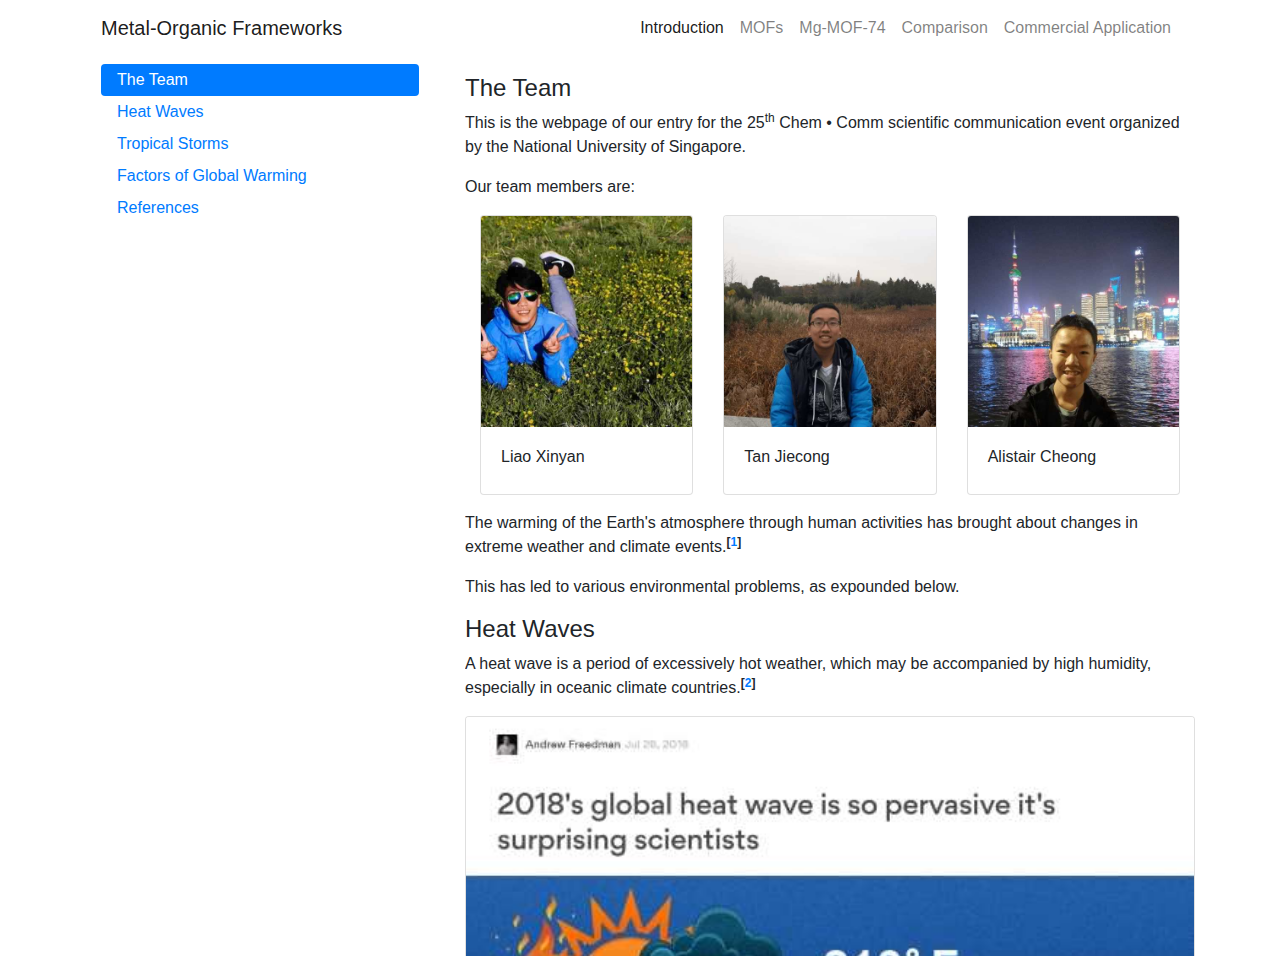
<file: page1.html>
<!DOCTYPE html>
<html lang="en" dir="ltr">
    <head>
        <meta charset="utf-8" content="">
        <meta name="viewport" content="width=device-width, initial-scale=1, shrink-to-fit=no">
        <title>Metal-Organic Frameworks</title>
        <!-- Bootstrap dependencies -->
        <link rel="stylesheet" href="https://stackpath.bootstrapcdn.com/bootstrap/4.3.1/css/bootstrap.min.css">
        <!-- Local dependencies -->
        <link rel="stylesheet" href="assets/css/style.css">
        <script src="https://cdnjs.cloudflare.com/ajax/libs/jquery/3.4.1/jquery.min.js"></script>
        <script src="https://cdnjs.cloudflare.com/ajax/libs/popper.js/1.14.7/umd/popper.min.js"></script>
        <script src="https://stackpath.bootstrapcdn.com/bootstrap/4.3.1/js/bootstrap.min.js"></script>
    </head>
    <body onload="loadCitations(1);">
      <div class="container">
      	<div class="row">
      		<div class="container webpage-header">
      			<nav class="webpage-header-navbar navbar navbar-expand-lg navbar-light">
				  <a class="navbar-brand" href="#">Metal-Organic Frameworks</a>
				  <button class="navbar-toggler" type="button" data-toggle="collapse" data-target="#webpageHeaderToggler" aria-controls="webpageHeaderToggler" aria-expanded="false" aria-label="Toggle navigation">
				    <span class="navbar-toggler-icon"></span>
				  </button>

				  <div class="collapse navbar-collapse" id="webpageHeaderToggler">
				    <ul class="navbar-nav ml-auto">
				      <li class="nav-item active">
				        <a class="nav-link" href="#">Introduction <span class="sr-only">(current)</span></a>
				      </li>
				      <li class="nav-item">
				        <a class="nav-link" href="page2.html">MOFs</a>
				      </li>
				      <li class="nav-item">
				        <a class="nav-link" href="page3.html">Mg-MOF-74</a>
				      </li>
				      <li class="nav-item">
				        <a class="nav-link" href="page4.html">Comparison</a>
				      </li>
				      <li class="nav-item">
				        <a class="nav-link" href="page5.html">Commercial Application</a>
				      </li>
				  </div>
				</nav>
      		</div>
      	</div>
        <div class="row">
          <div class="col-md-4 col-xs-0">
            <nav id="myNavbar" class="navbar navbar-light">
              <nav class="contentNav nav nav-pills flex-column">
                <a class="nav-link content-nav-link" href="#section1">The Team</a>
              	<a class="nav-link content-nav-link" href="#section2">Heat Waves</a>
             	<a class="nav-link content-nav-link" href="#section3">Tropical Storms</a>
                <a class="nav-link content-nav-link" href="#section4">Factors of Global Warming</a>
                <a class="nav-link content-nav-link" href="#sectionR">References</a>
              </nav>
            </nav>
          </div>
          <div class="content-wrapper col-md-8 col-xs-12">
            <div class="content" data-spy="scroll" data-target="#myNavbar" data-offset="20">

              <h4 id="section1">The Team</h4>
              <p>This is the webpage of our entry for the 25<sup>th</sup> Chem • Comm scientific communication event organized by the National University of Singapore.</p>
              <p>Our team members are:</p>
              <div class="row card-row">
                <div class="col-sm-12 col-md-4">
                  <div class="card">
                    <img src="assets/img/liaoxinyan-min.jpg" class="card-img-top">
                    <div class="card-body">
                      <h6>Liao Xinyan</h6>
                    </div>
                  </div>
                </div>
                <div class="col-sm-12 col-md-4">
                  <div class="card">
                    <img src="assets/img/tanjiecong-min.jpg" class="card-img-top">
                    <div class="card-body">
                      <h6>Tan Jiecong</h6>
                    </div>
                  </div>
                </div>
                <div class="col-sm-12 col-md-4">
                  <div class="card">
                    <img src="assets/img/alcheong-min.jpg" class="card-img-top">
                    <div class="card-body">
                      <h6>Alistair Cheong</h6>
                    </div>
                  </div>
                </div>
              </div>
              <p>The warming of the Earth's atmosphere through human activities has brought about changes in extreme weather and climate events.<sup class="citation"></sup></p>
              <p>This has led to various environmental problems, as expounded below.</p>
              
              <h4 id="section2">Heat Waves</h4>
              <p>A heat wave is a period of excessively hot weather, which may be accompanied by high humidity, especially in oceanic climate countries.<sup class="citation"/></p>
              <div class="row card-row">
                <div class="col-md-12">
                  <div class="card">
                    <img src="assets/img/heatwave01-min.jpg" class="card-img-top">
                    <div class="card-body">
                      <h6>The deadly heat waves, floods and fires occurring from Japan to the Middle East, and North America to Europe have clear links to human-caused climate change, according to climate scientists, and this summer's abnormal weather is just the beginning of what's in store for us in coming years.<sup class="citation"></sup></h6>
                    </div>
                  </div>
                </div>
              </div>
              <p>2018 has not been a smooth sailing year for scientists, with the 2018 heat wave puzzling scientists all over the world, and leading to numerous wildfires and droughts across the globe, such as in places like Australia, California, and the United States.</p>
              <p>Singapore is heating twice as fast as the rest of the world at 0.25&deg;C per decade. While that might seem minute, Singapore’s maximum daily temperatures could reach 35&deg;C to 37&deg;C by 2100 if carbon emissions continue to rise at the same rate, hence emphasizing on the importance of curbing carbon emissions.<sup class="citation" /></p>
              
              <h4 id="section3">Tropical Storms</h4>
              <p>In addition, global warming also causes severe tropical storms throughout the globe.</p>
              <p>In fact, National Geographic has mentioned that 2018 was one of the most active hurricane seasons on record, and speculations are that a warming climate may be making these storms more frequent and more intense.<sup class="citation"></sup></p>
              <div class="row card-row">
                <div class="col-sm-12 col-md-4">
                  <div class="card">
                    <img src="assets/img/tropicalstorms01.jpg" class="card-img-top">
                    <div class="card-body">
                      <h6>A home is flooded by Thoroughfare Swamp in Goldsboro.</h6>
                    </div>
                  </div>
                </div>
                <div class="col-sm-12 col-md-4">
                  <div class="card">
                    <img src="assets/img/tropicalstorms02.jpg" class="card-img-top">
                    <div class="card-body">
                      <h6>Flooding caused by the heavy rains of Typhoon Mangkhut in Macau, China.</h6>
                    </div>
                  </div>
                </div>
                <div class="col-sm-12 col-md-4">
                  <div class="card">
                    <img src="assets/img/tropicalstorms03.jpg" class="card-img-top">
                    <div class="card-body">
                      <h6>In only three days, Michael intensified from a tropical storm to a category 4 hurricane.</h6>
                    </div>
                  </div>
                </div>
              </div>
              <p>The above photos show the devastating impact of Hurricane Florence and Michael, in addition to typhoon Mangkhut, hence emphasizing on the atrocities brought about by climate change.</p>
              <p>These storms have an adverse effect on countries’ economies, with the United States suffering up to $80 billion dollars due to weather and climate-related catastrophes.<sup class="citation"></sup></p>

              <h4 id="section4">Factors of Global Warming</h4>
              <p>Therefore, the recent Intergovernmental Panel on Climate Change (IPCC) meeting at Incheon, Korea has concluded that “rapid, far-reaching and unprecedented changes in all aspects of society” is required to limit “global warming to 1.5°C” and this would give “clear benefits to people and natural ecosystems in ensuring a more sustainable and equitable society”.<sup class="citation"></sup></p>
              <p>Here’s a brief rundown of what global warming actually constitutes.</p>
              <p>The main factor causing global warming and rapid climate change is large concentrations of greenhouse gases being released into the atmosphere, exacerbating the Earth's <mark>greenhouse effect</mark>.</p>
              <div class="card single-card">
                <div class="card-body">
                  <p>The sun provides light energy which is absorbed by the Earth and warms the Earth up. The <mark>greenhouse effect</mark> is the phenomenon whereby greenhouse gases like CO<sub>2</sub> trap the outgoing heat from Earth, preventing it from escaping.</p>
                  The greenhouse effect is vital for survival by keeping the Earth warm, but profligate burning of fossil fuels by humans has led to a large amount of greenhouse gases being released into the atmosphere. Excessive amounts of heat are trapped and re-radiated on Earth, leading to <mark>global warming</mark>.
                </div>
              </div>
              <div class="row card-row">
                <div class="col-md-12">
                  <div class="card">
                    <img src="assets/img/ghg01-min.jpg" class="card-img-top">
                    <div class="card-body">
                      <h6>Approximately 77% of greenhouse gases are CO2 emissions, as observed from this pie chart.<sup class="citation"></sup> This has also been reiterated in the IPCC Report 2018, that CO<sub>2</sub> emissions constitute 78% of greenhouse gas emissions from 2000-2010.<sup class="citation"></sup></h6>
                    </div>
                  </div>
                </div>
              </div>
              <p>Therefore, the main focus of our proposed Chemistry solution would be to tackle the issue of high CO<sub>2</sub> emissions to effectively resolve the pertinent issue of global warming.</p>
              <button type="button" class="btn btn-primary btn-lg btn-block" onclick="location.href='page2.html'">Take me to the next page!</button>
              <p/>
              <h4 id="sectionR">References</h5>
              <dl id="citationsListContainer" class="row"/>
            </div>
          </div>
        </div>
      </div>
      <script src="assets/js/citations.js"></script>
      <script src="assets/js/smoothScroll.js"></script>
    </body>
</html>
</file>
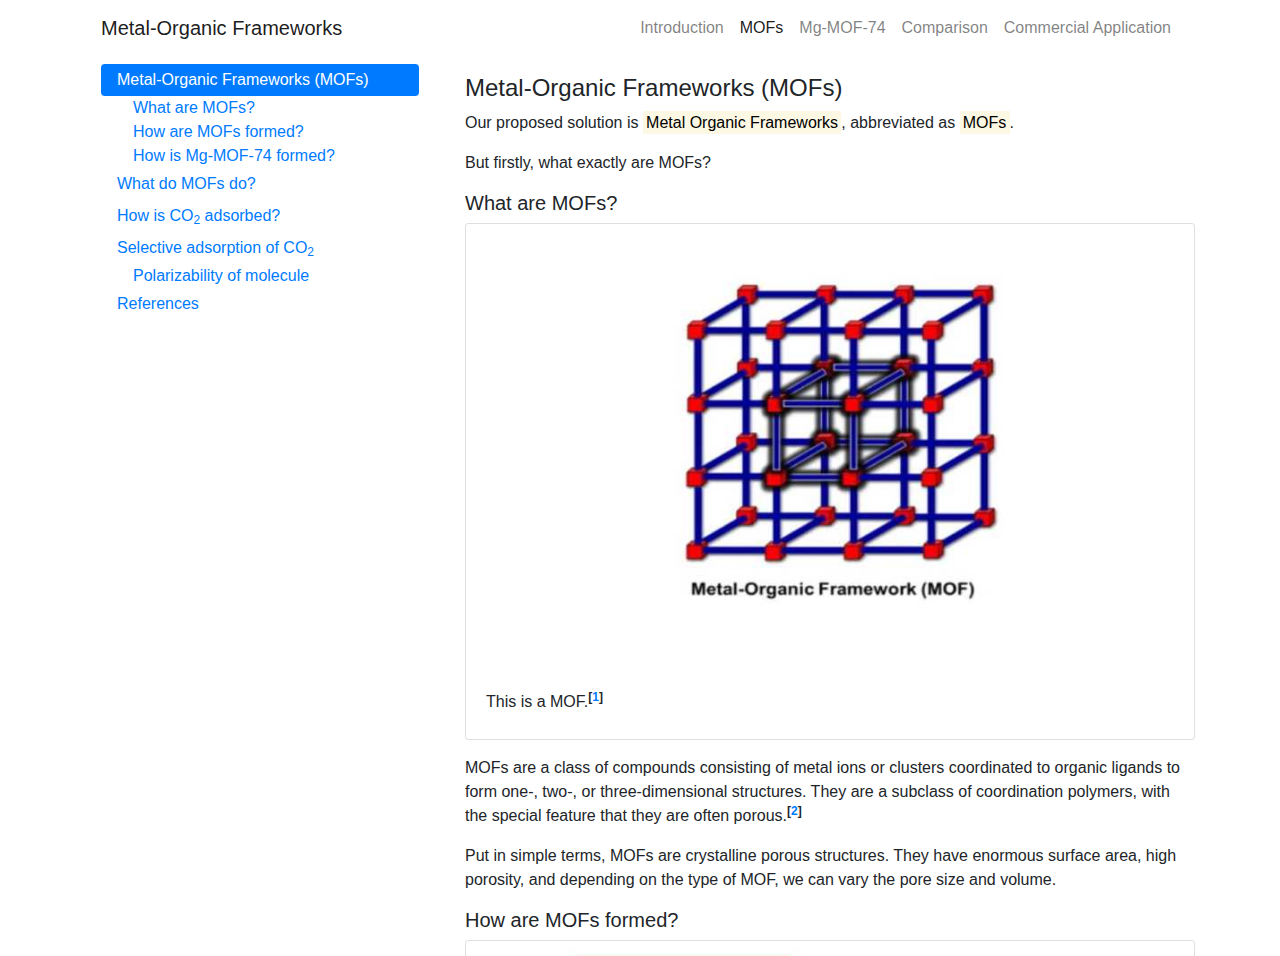
<file: page2.html>
<!DOCTYPE html>
<html lang="en" dir="ltr">
    <head>
        <meta charset="utf-8" content="">
        <meta name="viewport" content="width=device-width, initial-scale=1, shrink-to-fit=no">
        <title>Metal-Organic Frameworks</title>
        <!-- Bootstrap dependencies -->
        <link rel="stylesheet" href="https://stackpath.bootstrapcdn.com/bootstrap/4.3.1/css/bootstrap.min.css">
        <!-- Local dependencies -->
        <link rel="stylesheet" href="assets/css/style.css">
        <script src="https://cdnjs.cloudflare.com/ajax/libs/jquery/3.4.1/jquery.min.js"></script>
        <script src="https://cdnjs.cloudflare.com/ajax/libs/popper.js/1.14.7/umd/popper.min.js"></script>
        <script src="https://stackpath.bootstrapcdn.com/bootstrap/4.3.1/js/bootstrap.min.js"></script>
    </head>
    <body onload="loadCitations(2);">
      <div class="container">
      	<div class="row">
      		<div class="container webpage-header">
      			<nav class="webpage-header-navbar navbar navbar-expand-lg navbar-light">
				  <a class="navbar-brand" href="#">Metal-Organic Frameworks</a>
				  <button class="navbar-toggler" type="button" data-toggle="collapse" data-target="#webpageHeaderToggler" aria-controls="webpageHeaderToggler" aria-expanded="false" aria-label="Toggle navigation">
				    <span class="navbar-toggler-icon"></span>
				  </button>

				  <div class="collapse navbar-collapse" id="webpageHeaderToggler">
				    <ul class="navbar-nav ml-auto">
				      <li class="nav-item">
				        <a class="nav-link" href="page1.html">Introduction</a>
				      </li>
				      <li class="nav-item active">
				        <a class="nav-link" href="#">MOFs</a>
				      </li>
				      <li class="nav-item">
				        <a class="nav-link" href="page3.html">Mg-MOF-74</a>
				      </li>
				      <li class="nav-item">
				        <a class="nav-link" href="page4.html">Comparison</a>
				      </li>
				      <li class="nav-item">
				        <a class="nav-link" href="page5.html">Commercial Application</a>
				      </li>
				  </div>
				</nav>
      		</div>
      	</div>
        <div class="row">
          <div class="col-md-4 col-xs-0">
            <nav id="myNavbar" class="navbar navbar-light">
              <nav class="contentNav nav nav-pills flex-column">
                <a class="nav-link content-nav-link" href="#section3">Metal-Organic Frameworks (MOFs)</a>
                <nav class="nav nav-pills flex-column">
                  <a class="nav-link ml-3 py-0 content-nav-link" href="#section3-1">What are MOFs?</a>
                  <a class="nav-link ml-3 py-0 content-nav-link" href="#section3-2">How are MOFs formed?</a>
                  <a class="nav-link ml-3 py-0 content-nav-link" href="#section3-3">How is Mg-MOF-74 formed?</a>
                </nav>
                <a class="nav-link content-nav-link" href="#section4">What do MOFs do?</a>
                <a class="nav-link content-nav-link" href="#section5">How is CO<sub>2</sub> adsorbed?</a>
                <a class="nav-link content-nav-link" href="#section6">Selective adsorption of CO<sub>2</sub></a>
                <nav class="nav nav-pills flex-column">
                  <a class="nav-link ml-3 py-0 content-nav-link" href="#section6-1">Polarizability of molecule</a>
                </nav>
                <a class="nav-link content-nav-link" href="#sectionR">References</a>
              </nav>
            </nav>
          </div>
          <div class="content-wrapper col-md-8 col-xs-12">
            <div class="content" data-spy="scroll" data-target="#myNavbar" data-offset="20">

              <h4 id="section3">Metal-Organic Frameworks (MOFs)</h4>
              <p>Our proposed solution is <mark>Metal Organic Frameworks</mark>, abbreviated as <mark>MOFs</mark>.</p>
              <p>But firstly, what exactly are MOFs?</p>
              
              <h5 id="section3-1">What are MOFs?</h5>
              <div class="row card-row">
                <div class="col-md-12">
                  <div class="card">
                    <img src="assets/img/mof01-min.jpg" class="card-img-top">
                    <div class="card-body">
                      <h6>This is a MOF.<sup class="citation"></sup></h6>
                    </div>
                  </div>
                </div>
              </div>
              <p>MOFs are a class of compounds consisting of metal ions or clusters coordinated to organic ligands to form one-, two-, or three-dimensional structures. They are a subclass of coordination polymers, with the special feature that they are often porous.<sup class="citation"></sup></p>
              <p>Put in simple terms, MOFs are crystalline porous structures. They have enormous surface area, high porosity, and depending on the type of MOF, we can vary the pore size and volume.</p>
              
              <h5 id="section3-2">How are MOFs formed?</h5>
              <div class="row card-row">
                <div class="col-md-12">
                  <div class="card">
                    <img src="assets/img/mof02-min.jpg" class="card-img-top">
                    <div class="card-body">
                      <h6>MOFs are made from the dative bonding between metal ions, and organic compounds which link the ions together. In dative bonds, the same atom donates 2 electrons, instead of in a conventional covalent bond where electrons are usually shared.<sup class="citation"></sup></h6>
                    </div>
                  </div>
                </div>
              </div>
              
              <h5 id="section3-3">How is Mg-MOF-74 formed?</h5>
              <p>For example, we'll take a look at how one type of MOF, <mark>Mg-MOF-74</mark>, is synthesized.</p>
              <p><mark>Mg</mark> means that the MOF is made out of Magnesium cations, while <mark>74</mark> denotes the ligand type.</p>
              <p>In here, the ligand is called <mark>DOT</mark> or <mark>2,5-dioxidoterephthalate</mark>.</p>
              <p>Use the carousel below to view the indiviudal steps, or go below to look at the full process.</p>
              <div id="carouselCaptions" class="carousel slide pointer-event" data-ride="carousel">
                <ol class="carousel-indicators">
                  <li data-target="#carouselCaptions" data-slide-to="0" class="active"></li>
                  <li data-target="#carouselCaptions" data-slide-to="1"></li>
                  <li data-target="#carouselCaptions" data-slide-to="2"></li>
                  <li data-target="#carouselCaptions" data-slide-to="3"></li>
                  <li data-target="#carouselCaptions" data-slide-to="4"></li>
                  <li data-target="#carouselCaptions" data-slide-to="5"></li>
                </ol>
                <div class="carousel-inner">
                  <div class="carousel-item active">
                    <img src="assets/img/mofconst01-min.jpg" class="d-block w-100" alt="...">
                    <div class="carousel-caption d-none d-md-block">
                      <p>Add hydrated Magnesium Nitrate, which supplies Mg<sup>2+</sup> cations.</p>
                    </div>
                  </div>
                  <div class="carousel-item">
                    <img src="assets/img/mofconst02-min.jpg" class="d-block w-100" alt="...">
                    <div class="carousel-caption d-none d-md-block">
                      <p>A reaction intermediate known as a Secondary Building Unit (SBU) forms.</p>
                    </div>
                  </div>
                  <div class="carousel-item">
                    <img src="assets/img/mofconst03-min.jpg" class="d-block w-100" alt="...">
                    <div class="carousel-caption d-none d-md-block">
                      <p>Linking of many SBUs forms this linear hexagonal crystal lattice.</p>
                    </div>
                  </div>
                  <div class="carousel-item">
                    <img src="assets/img/mofconst04-min.jpg" class="d-block w-100" alt="...">
                    <div class="carousel-caption d-none d-md-block">
                      <p>Terminal ligands can be removed via solvent exchange.</p>
                    </div>
                  </div>
                  <div class="carousel-item">
                    <img src="assets/img/mofconst05-min.jpg" class="d-block w-100" alt="...">
                    <div class="carousel-caption d-none d-md-block">
                      <p>Terminal ligands removed.</p>
                    </div>
                  </div>
                  <div class="carousel-item">
                    <img src="assets/img/mofconst06-min.jpg" class="d-block w-100" alt="...">
                    <div class="carousel-caption d-none d-md-block">
                      <p>Activated Mg-MOF-74 is obtained.</p>
                    </div>
                  </div>
                </div>
                <a class="carousel-control-prev" href="#carouselCaptions" role="button" data-slide="prev">
                  <span class="carousel-control-prev-icon" aria-hidden="true"></span>
                  <span class="sr-only">Previous</span>
                </a>
                <a class="carousel-control-next" href="#carouselCaptions" role="button" data-slide="next">
                  <span class="carousel-control-next-icon" aria-hidden="true"></span>
                  <span class="sr-only">Next</span>
                </a>
              </div>
              <p/>
              <div class="row card-row">
                <div class="col-md-12">
                  <div class="card">
                    <img src="assets/img/mofconst07-min.jpg" class="card-img-top">
                    <div class="card-body">
                      <h6>The overall process is illustrated in the above graphic.<sup class="citation"></sup></h6>
                    </div>
                  </div>
                </div>
              </div>
              <div class="card single-card">
                <div class="card-body">
                  <h6>Appendix: <mark>Solvent Exchange</mark></h6>
                  <p>The final step en route to MOFs exhibiting permanent porosity is “activation”, or the removal of guest molecules (solvent or other chemicals used during the synthesis) from the MOF without compromising its structural integrity and hence porosity.<sup class="citation"></sup></p>
                  <p>To achieve activation, <mark>solvent exchange</mark> can be utilized to remove guest molecules and/or terminal ligands in the case of Mg-MOF-74.</p>
                  <p>Solvent exchange works by swapping a high boiling-point solvent (e.g. DMF), required for <strong>synthesis</strong>, for a lower boiling point solvent (e.g. CHCl<sub>3</sub> or ethanol), followed by more mild activation under vacuum.<sup class="citation"></sup></p>
                </div>
              </div>
              
              <h4 id="section4">What do MOFs do?</h5>
              <p>Their enormous surface area, high porosity and variable pore volume render them excellent gas <mark>adsorbents</mark>.</p>
              <div class="card single-card">
                <div class="card-body">
                  <h6>On a side note... there is a difference between <mark>absorption</mark> and <mark>a<strong>d</strong>soprtion</mark>.</h6>
                  Adsorption means that the specific atoms, ions or molecules simply adhere to the surface of the adsorbent. Whereas absorption is when a specific substance enters the volume of the absorbent or is dissolved by the absorbent.
                </div>
              </div>
              <p>Some features of MOFs shown in past research papers are that they:</p>
              <ul class="list-group single-card">
                <li class="list-group-item">show <mark>huge potential</mark> in adsorption-related experiments<sup class="citation"></sup></li>
                <li class="list-group-item">have unique structural characteristics and tuneable porosities which are <mark>superior over conventional porous materials.</mark><sup class="citation"></sup></li>
                <li class="list-group-item">have a great availability of configurations, higher porosity & surface area and therefore are expected to be <mark>high-capacity adsorbents</mark><sup class="citation"></sup></li>
              </ul>
              
              <h4 id="section5">How is CO<sub>2</sub> adsorbed?</h5>
              <p>How exactly do MOFs facilitate carbon capture?</p>
              <div class="row card-row">
                <div class="col-md-12">
                  <div class="card">
                    <img src="assets/img/mofcc01-min.jpg" class="card-img-top">
                    <div class="card-body">
                      <h6>We can zoom in on one of the parts of the MOF structure.</h6>
                    </div>
                  </div>
                </div>
              </div>
              <div class="row card-row">
                <div class="col-md-12">
                  <div class="card">
                    <img src="assets/img/mofcc02-min.jpg" class="card-img-top">
                    <div class="card-body">
                      <h6>And focus on one single 5-coordinate Magnesium cation (5-coordinate <em>i.e.</em> there are 5 organic ligands coordinately bonded to it).</h6>
                    </div>
                  </div>
                </div>
              </div>
              <div class="row card-row">
                <div class="col-md-12">
                  <div class="card">
                    <img src="assets/img/mofcc03-min.jpg" class="card-img-top">
                    <div class="card-body">
                      <h6>The section of the Magnesium cation which is <strong>not sterically hindered</strong> is the open metal site.</h6>
                    </div>
                  </div>
                </div>
              </div>
              <div class="row card-row">
                <div class="col-md-12">
                  <div class="card">
                    <img src="assets/img/mofcc04-min.jpg" class="card-img-top">
                    <div class="card-body">
                      <h6>CO<sub>2</sub> can bind to the open metal site through strong van der Waals interactions.</h6>
                    </div>
                  </div>
                </div>
              </div>
              
              <h4 id="section6">Selective adsorption of CO<sub>2</sub></h5>
              <p>MOFs (at least Mg-MOF-74) <strong>are capable</strong> of selective adsorption of certain gases over other gases. This is due to:</p>
              
              <h5 id="section6-1">Polarizability of molecule</h5>
              <p><mark>Polarizability</mark> refers to the tendency for a molecule's electron cloud to be distorted, allowing it to form van der Waals' interactions.</p>
              <p>The higher the polarizability, the stronger the interactions with the MOF open metal site.</p>
              <p>CO<sub>2</sub> has higher polarizability than N<sub>2</sub> or CH<sub>4</sub> as it has the most electrons. Hence, Mg-MOF-74 has selective adsorption of CO<sub>2</sub> over other gases.</p>


              <button type="button" class="btn btn-primary btn-lg btn-block" onclick="location.href='page3.html'">Take me to the next page!</button>
              <p/>
              <h4 id="sectionR">References</h5>
              <dl id="citationsListContainer" class="row"/>
            </div>
          </div>
        </div>
      </div>
      <script src="assets/js/citations.js"></script>
      <script src="assets/js/smoothScroll.js"></script>
    </body>
</html>
</file>
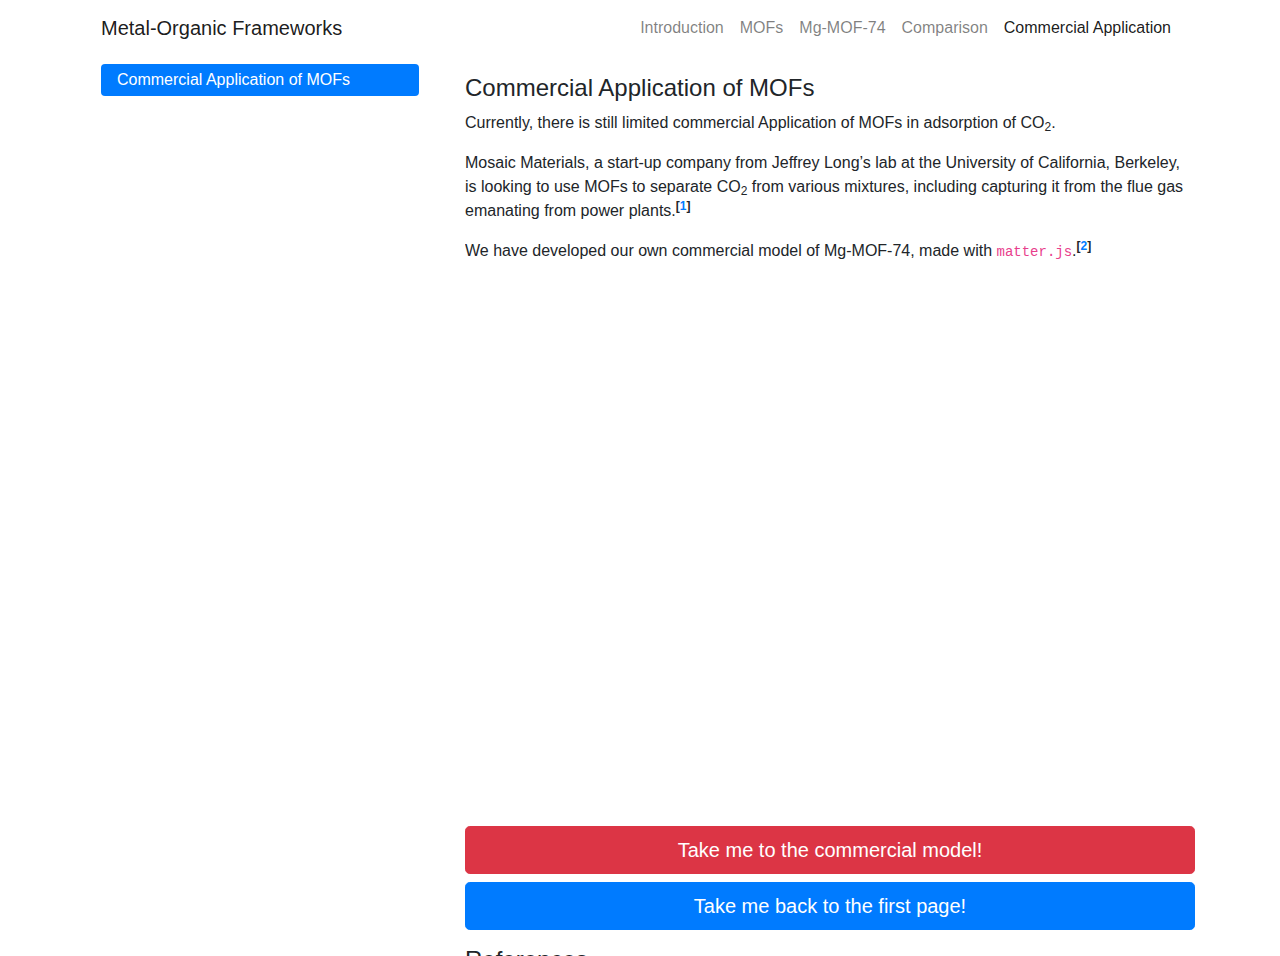
<file: page5.html>
<!DOCTYPE html>
<html lang="en" dir="ltr">
    <head>
        <meta charset="utf-8" content="">
        <meta name="viewport" content="width=device-width, initial-scale=1, shrink-to-fit=no">
        <title>Metal-Organic Frameworks</title>
        <!-- Bootstrap dependencies -->
        <link rel="stylesheet" href="https://stackpath.bootstrapcdn.com/bootstrap/4.3.1/css/bootstrap.min.css">
        <!-- Local dependencies -->
        <link rel="stylesheet" href="assets/css/style.css">
        <script src="https://cdnjs.cloudflare.com/ajax/libs/jquery/3.4.1/jquery.min.js"></script>
        <script src="https://cdnjs.cloudflare.com/ajax/libs/popper.js/1.14.7/umd/popper.min.js"></script>
        <script src="https://stackpath.bootstrapcdn.com/bootstrap/4.3.1/js/bootstrap.min.js"></script>
    </head>
    <body onload="loadCitations(5);">
      <div class="container">
      	<div class="row">
      		<div class="container webpage-header">
      			<nav class="webpage-header-navbar navbar navbar-expand-lg navbar-light">
				  <a class="navbar-brand" href="#">Metal-Organic Frameworks</a>
				  <button class="navbar-toggler" type="button" data-toggle="collapse" data-target="#webpageHeaderToggler" aria-controls="webpageHeaderToggler" aria-expanded="false" aria-label="Toggle navigation">
				    <span class="navbar-toggler-icon"></span>
				  </button>

				  <div class="collapse navbar-collapse" id="webpageHeaderToggler">
				    <ul class="navbar-nav ml-auto">
				      <li class="nav-item">
				        <a class="nav-link" href="page1.html">Introduction</a>
				      </li>
				      <li class="nav-item">
				        <a class="nav-link" href="page2.html">MOFs</a>
				      </li>
				      <li class="nav-item">
				        <a class="nav-link" href="page3.html">Mg-MOF-74</a>
				      </li>
				      <li class="nav-item">
				        <a class="nav-link" href="page4.html">Comparison</a>
				      </li>
				      <li class="nav-item active">
				        <a class="nav-link" href="page5.html">Commercial Application</a>
				      </li>
				  </div>
				</nav>
      		</div>
      	</div>
        <div class="row">
          <div class="col-md-4 col-xs-0">
            <nav id="myNavbar" class="navbar navbar-light">
              <nav class="contentNav nav nav-pills flex-column">
                <a class="nav-link content-nav-link" href="#section14">Commercial Application of MOFs</a>
              </nav>
            </nav>
          </div>
          <div class="content-wrapper col-md-8 col-xs-12">
            <div class="content" data-spy="scroll" data-target="#myNavbar" data-offset="20">

              <h4 id="section14">Commercial Application of MOFs</h5>
              <p>Currently, there is still limited commercial Application of MOFs in adsorption of CO<sub>2</sub>.</p>
              <p>Mosaic Materials, a start-up company from Jeffrey Long’s lab at the University of California, Berkeley, is looking to use MOFs to separate CO<sub>2</sub> from various mixtures, including capturing it from the flue gas emanating from power plants.<sup class="citation"></sup></p>
              <p>We have developed our own commercial model of Mg-MOF-74, made with <code>matter.js</code>.<sup class="citation"></sup></p>

              <div class="model embed-responsive embed-responsive-4by3">
                <iframe class="embed-responsive-item" src="model.html" allowfullscreen></iframe>
              </div>
              <button type="button" class="btn btn-danger btn-lg btn-block btn-model-mobile" onclick="location.href='model.html'">Take me to the commercial model!</button>
              <button type="button" class="btn btn-primary btn-lg btn-block" onclick="location.href='page1.html'">Take me back to the first page!</button>
              <p/>
              <h4 id="sectionR">References</h5>
              <dl id="citationsListContainer" class="row"/>
            </div>
          </div>
        </div>
      </div>
      <script src="assets/js/citations.js"></script>
      <script src="assets/js/smoothScroll.js"></script>
    </body>
</html>
</file>
<file: assets/css/style.css>
/* @media (min-width: 510px) {
  body {
      padding: 1.5rem;
      margin-right: 0;
      margin-left: 0;
  }
}
body {
  position: relative;
  padding: 1rem;
  margin: 1rem -15px 0;
} */


.content {
  height: 98vh;
  position: relative;
  overflow: scroll;
}

.content::-webkit-scrollbar {
  display: none;
}

.nav {
  width: 100%;
}

.nav-link {
  padding: 0.25rem 1rem;
}


.section {
    height: 500px;
}

.ml-6 {
  margin-left: 2rem!important;
}

.content-wrapper {
  padding-top: 2vh;
}

.navbar-brand {
  white-space: normal!important;
}

@media only screen and (max-width: 768px) {
  nav {
    padding-left: 0px!important;
  }
  .content {
    height: inherit;
  }
  .card {
    margin-bottom: 1rem;
  }
  .single-card {
    margin: 0;
  }
}

.card-row {
  margin: 0px 0px 1rem 0px;
}

.single-card {
  margin-bottom: 1rem;
}

sup.citation {
  font-weight: bold;
}

dl {
  margin: 0 !important;
}

dl>dt, dd {
  padding: 0 !important;
}

.carousel-caption {
  background-color: rgba(0,0,0,0.45);
}

.carousel-control-prev-icon {
  background-image: url("data:image/svg+xml,<svg xmlns='http://www.w3.org/2000/svg' fill='%23000' viewBox='0 0 8 8'><path d='M5.25 0l-4 4 4 4 1.5-1.5-2.5-2.5 2.5-2.5-1.5-1.5z'/></svg>");
}

.carousel-control-next-icon {
  background-image: url("data:image/svg+xml,<svg xmlns='http://www.w3.org/2000/svg' fill='%23000' viewBox='0 0 8 8'><path d='M2.75 0l-1.5 1.5 2.5 2.5-2.5 2.5 1.5 1.5 4-4-4-4z'/></svg>");
}

.col-md-12 {
  padding: 0 !important;
}
</file>
